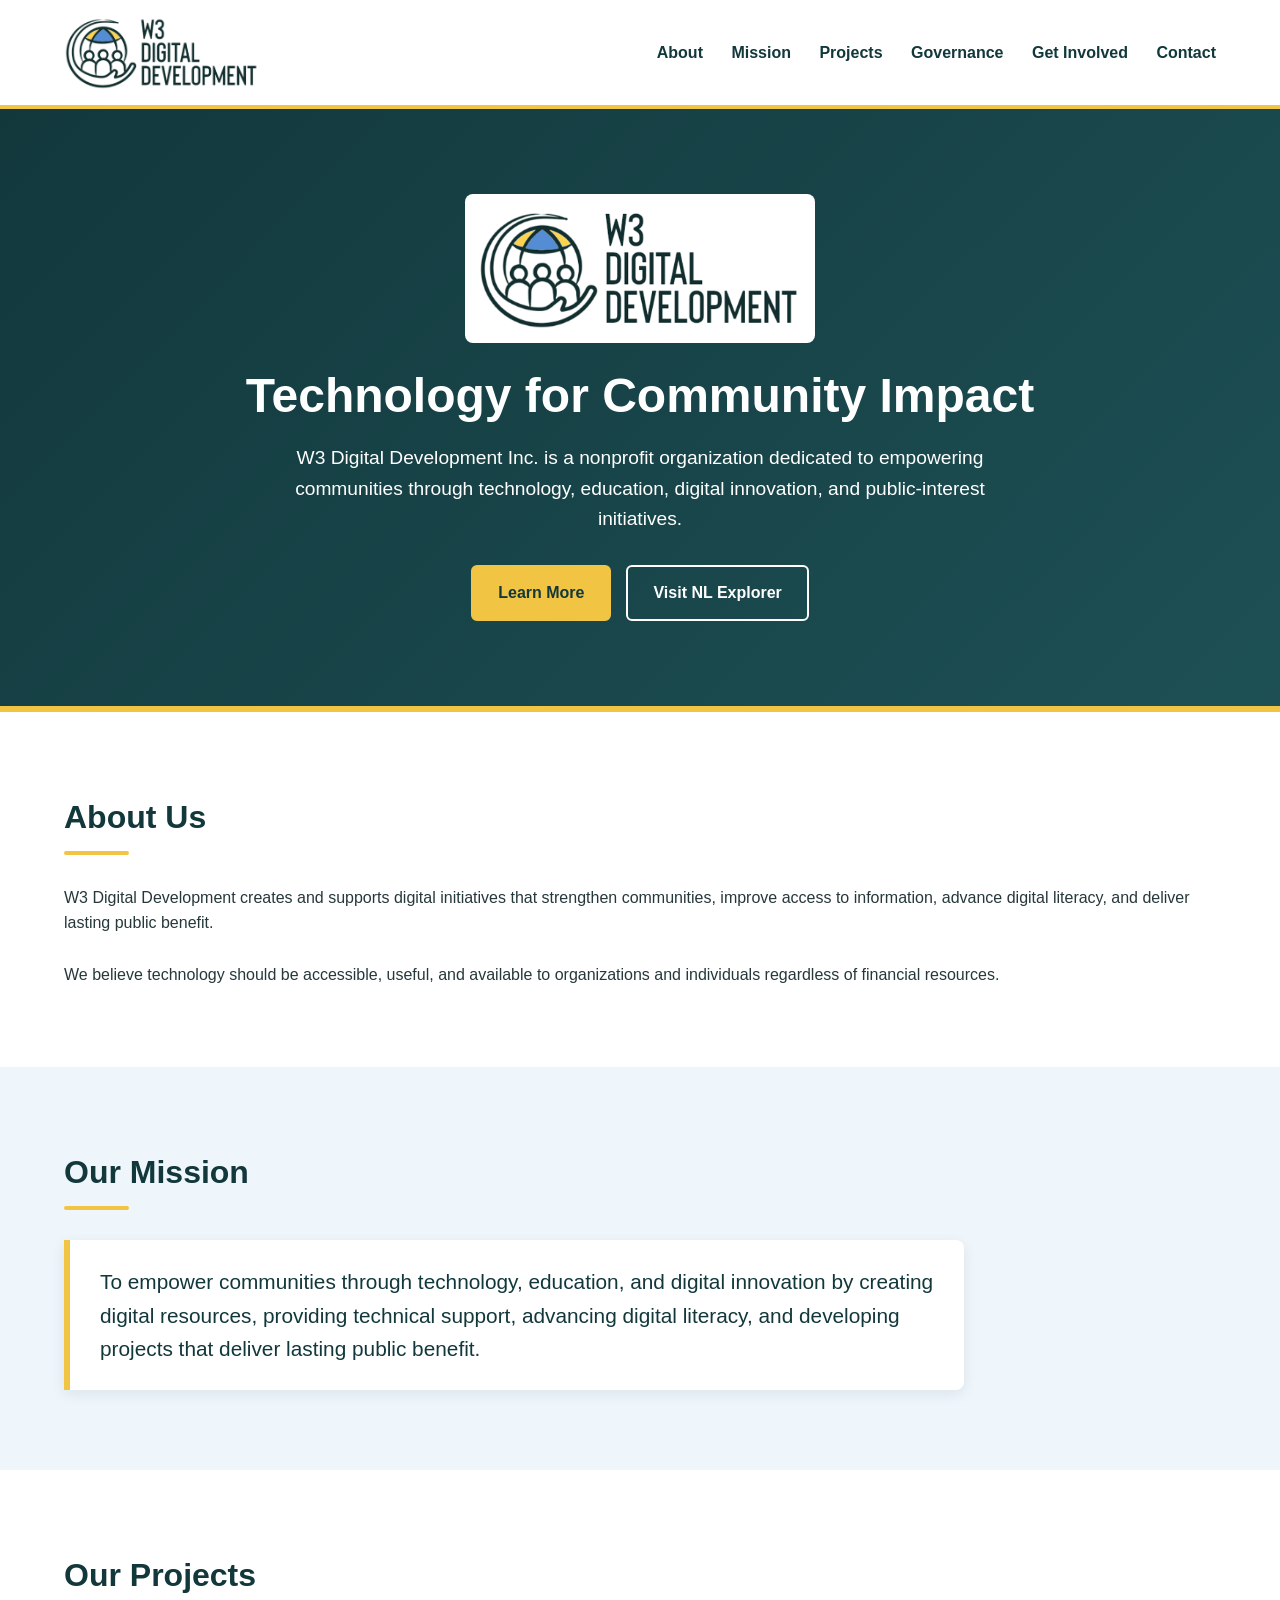
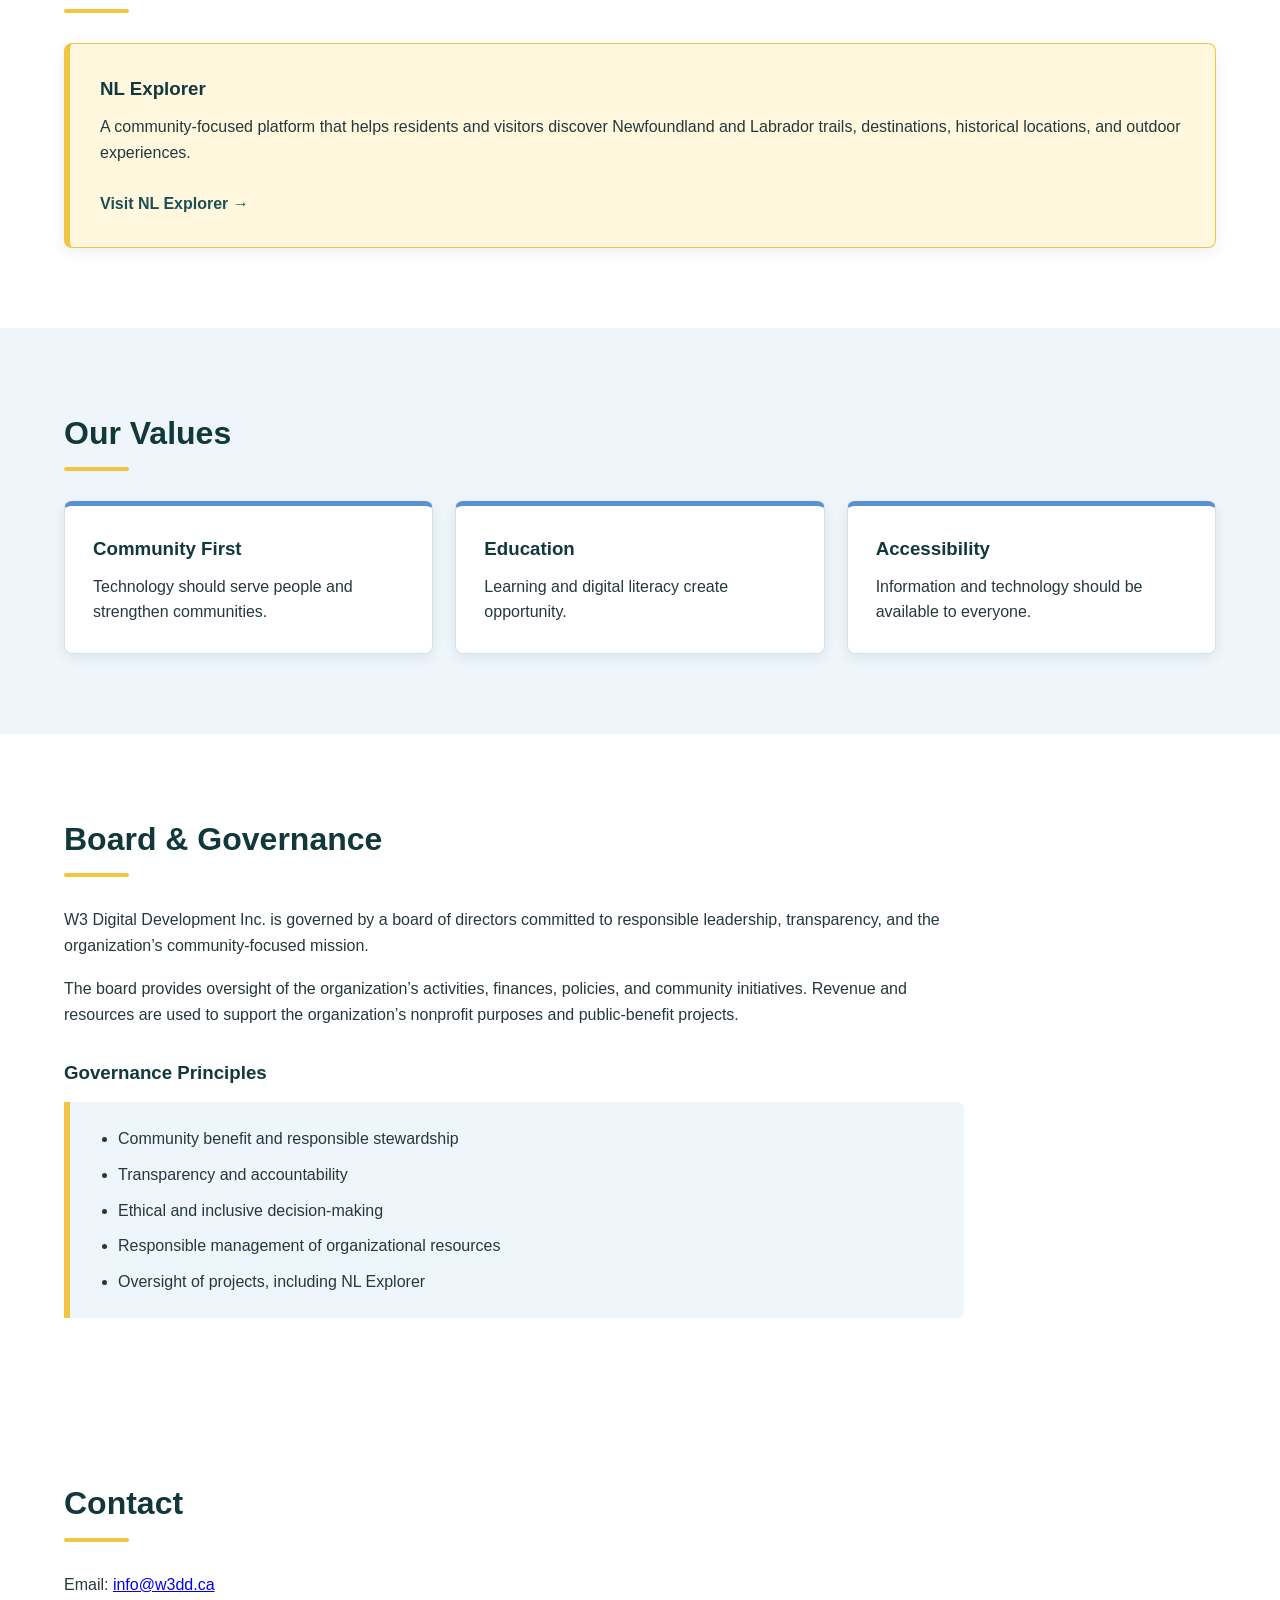
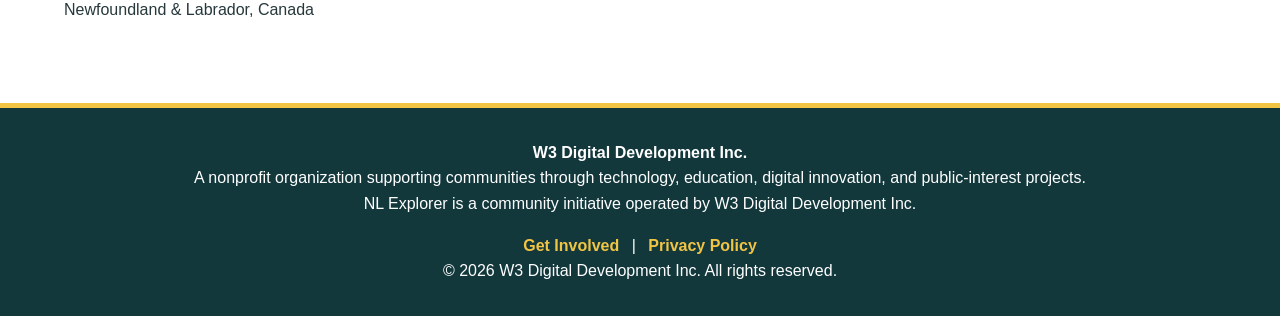
<file: index.html>
<!DOCTYPE html>
<html lang="en">

<head>
    <meta charset="UTF-8">
    <meta name="viewport" content="width=device-width, initial-scale=1.0">
    <title>W3 Digital Development</title>

    <link rel="stylesheet" href="styles.css">
</head>

<body>

    <header>
        <div class="container nav">

            <div class="logo">
                <img src="Images/w3dd-logo.png" alt="W3 Digital Development Logo">
            </div>

            <nav>
                <a href="#about">About</a>
                <a href="#mission">Mission</a>
                <a href="#projects">Projects</a>
                <a href="#governance">Governance</a>
                <a href="get-involved.html">Get Involved</a>
                <a href="#contact">Contact</a>
            </nav>

        </div>
    </header>

    <section class="hero">
        <div class="container">

            <img src="Images/w3dd-logo.png" alt="W3 Digital Development Logo" class="hero-logo">

            <h1>Technology for Community Impact</h1>

            <p class="hero-text">
                W3 Digital Development Inc. is a nonprofit organization dedicated
                to empowering communities through technology, education,
                digital innovation, and public-interest initiatives.
            </p>

            <div class="hero-buttons">
                <a href="#about" class="btn">
                    Learn More
                </a>

                <a href="https://nlexplorer.ca" target="_blank" rel="noopener noreferrer" class="btn btn-secondary">
                    Visit NL Explorer
                </a>
            </div>

        </div>
    </section>

    <section id="about" class="section">
        <div class="container">

            <h2>About Us</h2>

            <p>
                W3 Digital Development creates and supports digital initiatives
                that strengthen communities, improve access to information,
                advance digital literacy, and deliver lasting public benefit.
            </p>

            <br>

            <p>
                We believe technology should be accessible, useful, and available
                to organizations and individuals regardless of financial resources.
            </p>

        </div>
    </section>

    <section id="mission" class="section alt">
        <div class="container">

            <h2>Our Mission</h2>

            <blockquote>
                To empower communities through technology, education, and digital
                innovation by creating digital resources, providing technical support,
                advancing digital literacy, and developing projects that deliver
                lasting public benefit.
            </blockquote>

        </div>
    </section>

    <section id="projects" class="section">
        <div class="container">

            <h2>Our Projects</h2>

            <div class="project-card">

                <h3>NL Explorer</h3>

                <p>
                    A community-focused platform that helps residents and visitors
                    discover Newfoundland and Labrador trails, destinations,
                    historical locations, and outdoor experiences.
                </p>

                <br>

                <a href="https://nlexplorer.ca" target="_blank" rel="noopener noreferrer">
                    Visit NL Explorer →
                </a>

            </div>

        </div>
    </section>

    <section class="section alt">
        <div class="container">

            <h2>Our Values</h2>

            <div class="cards">

                <div class="card">
                    <h3>Community First</h3>
                    <p>Technology should serve people and strengthen communities.</p>
                </div>

                <div class="card">
                    <h3>Education</h3>
                    <p>Learning and digital literacy create opportunity.</p>
                </div>

                <div class="card">
                    <h3>Accessibility</h3>
                    <p>Information and technology should be available to everyone.</p>
                </div>

            </div>

        </div>
    </section>

    <section id="governance" class="section">
        <div class="container">

            <h2>Board & Governance</h2>

            <div class="governance-content">
                <p>
                    W3 Digital Development Inc. is governed by a board of directors
                    committed to responsible leadership, transparency, and the
                    organization’s community-focused mission.
                </p>

                <p>
                    The board provides oversight of the organization’s activities,
                    finances, policies, and community initiatives. Revenue and
                    resources are used to support the organization’s nonprofit
                    purposes and public-benefit projects.
                </p>

                <h3>Governance Principles</h3>

                <ul class="governance-list">
                    <li>Community benefit and responsible stewardship</li>
                    <li>Transparency and accountability</li>
                    <li>Ethical and inclusive decision-making</li>
                    <li>Responsible management of organizational resources</li>
                    <li>Oversight of projects, including NL Explorer</li>
                </ul>
            </div>

        </div>
    </section>

    <section id="contact" class="section">
        <div class="container">

            <h2>Contact</h2>

            <p>
                Email:
                <a href="mailto:info@w3dd.ca">info@w3dd.ca</a>
            </p>

            <p>Newfoundland & Labrador, Canada</p>

        </div>
    </section>

    <footer>
        <div class="container">

            <p>
                <strong>W3 Digital Development Inc.</strong>
            </p>

            <p>
                A nonprofit organization supporting communities through
                technology, education, digital innovation, and public-interest projects.
            </p>

            <p class="footer-project">
                NL Explorer is a community initiative operated by
                W3 Digital Development Inc.
            </p>

            <p class="footer-links">
                <a href="get-involved.html">Get Involved</a>
                <span aria-hidden="true"> | </span>
                <a href="privacy.html">Privacy Policy</a>
            </p>

           
            <p class="footer-copyright">
                &copy; 2026 W3 Digital Development Inc. All rights reserved.
            </p>

        </div>
    </footer>

</body>

</html>
</file>
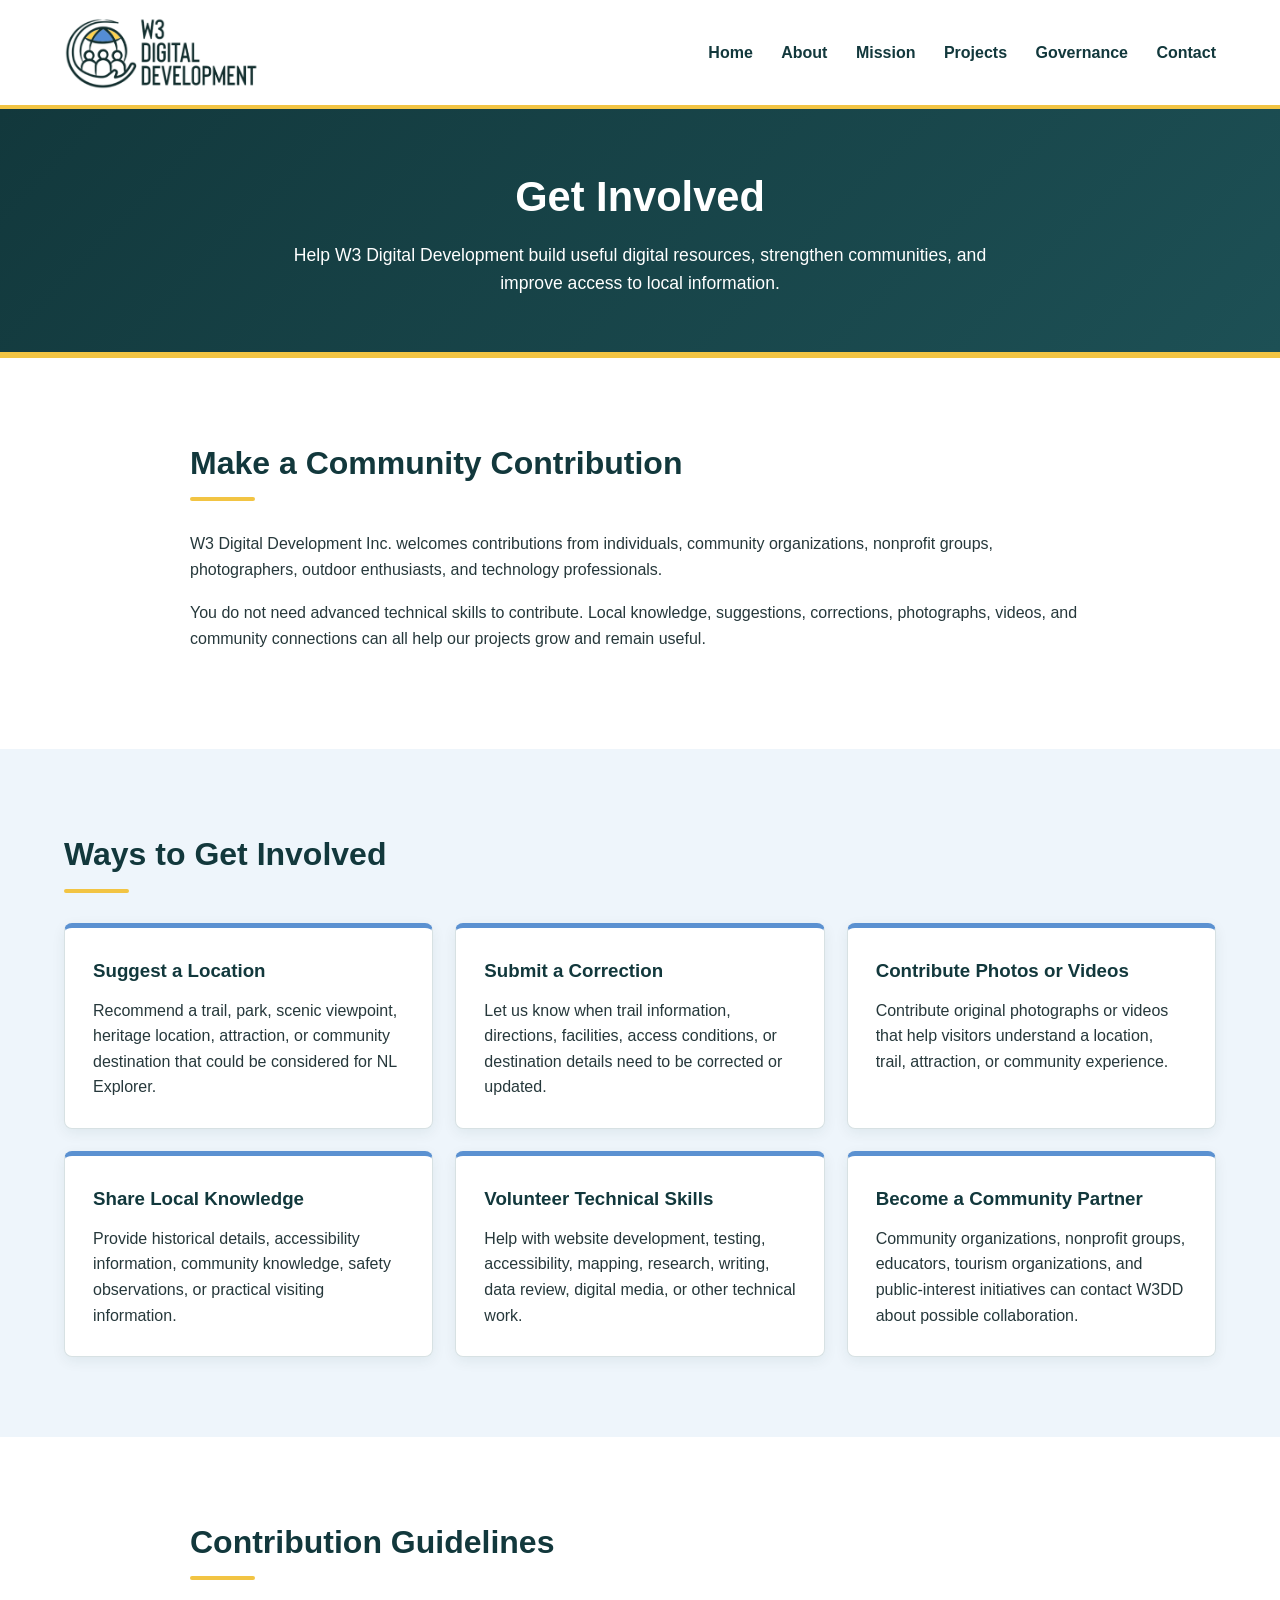
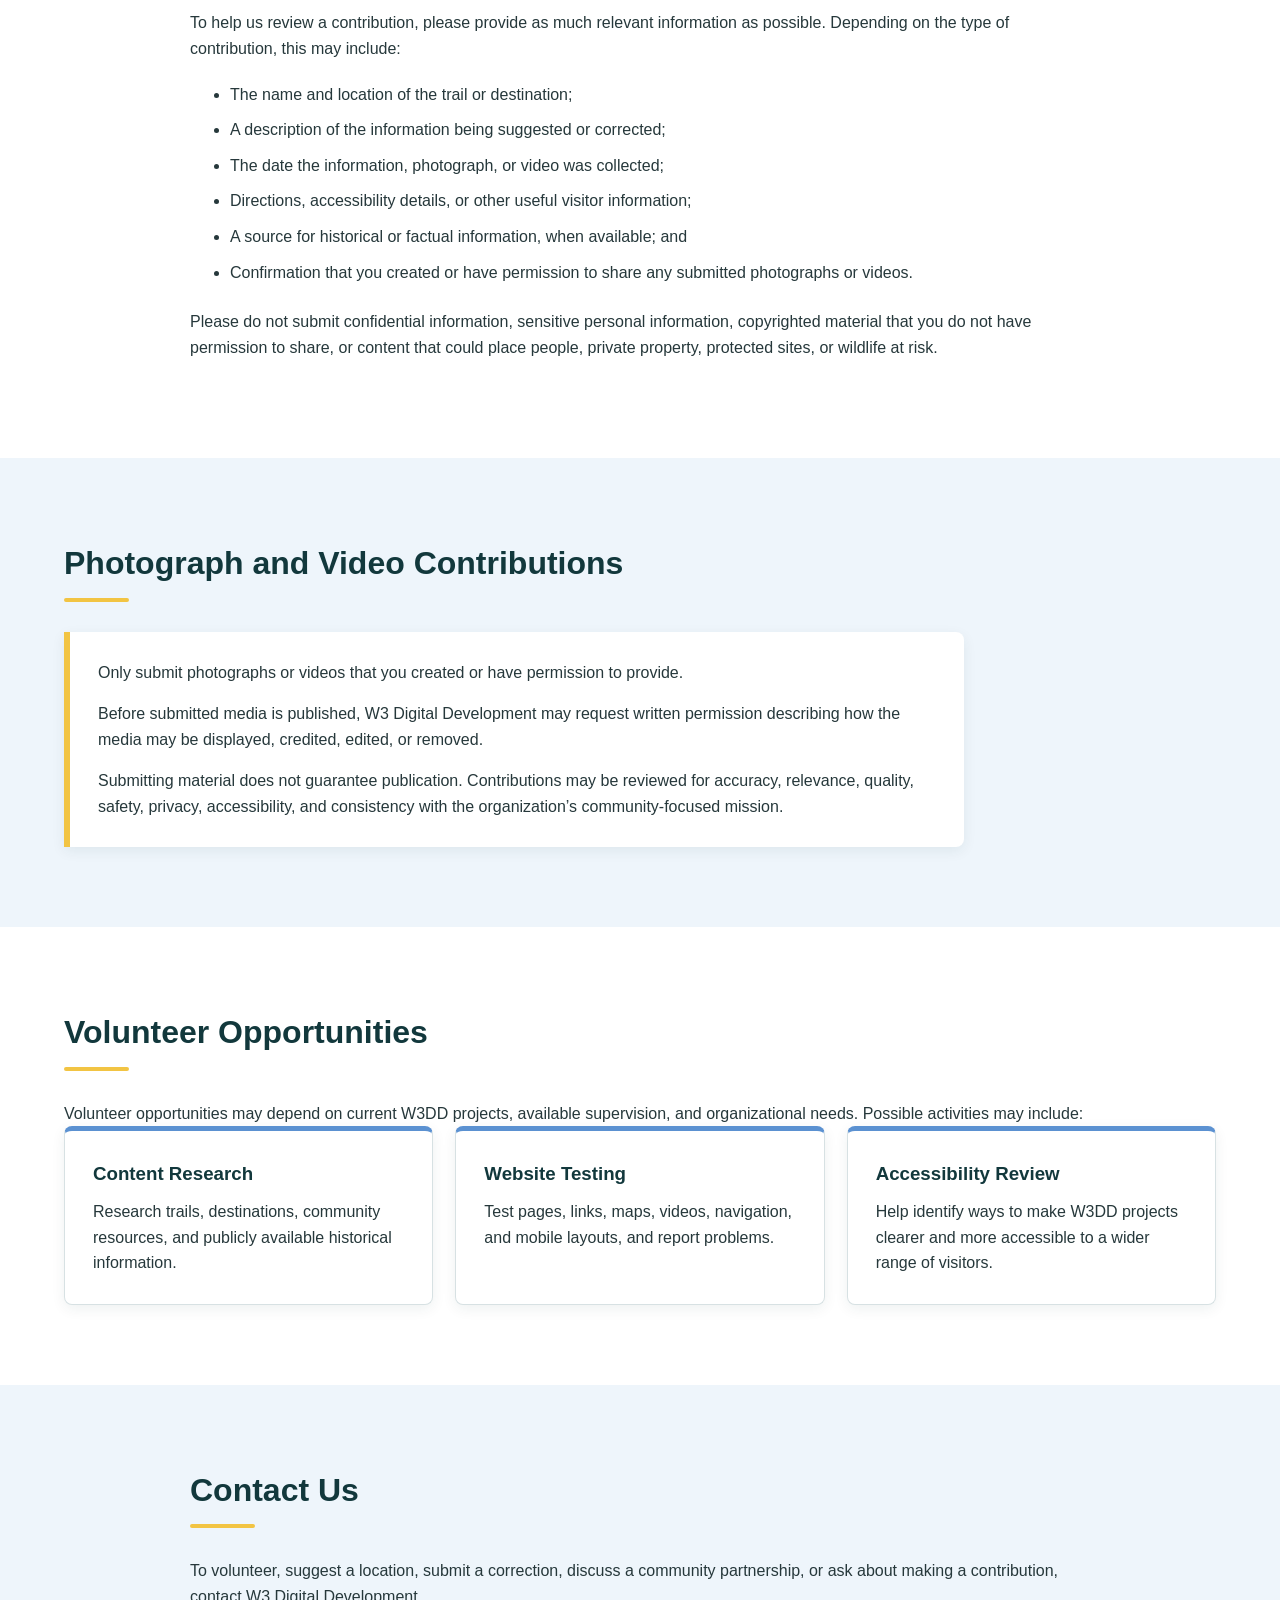
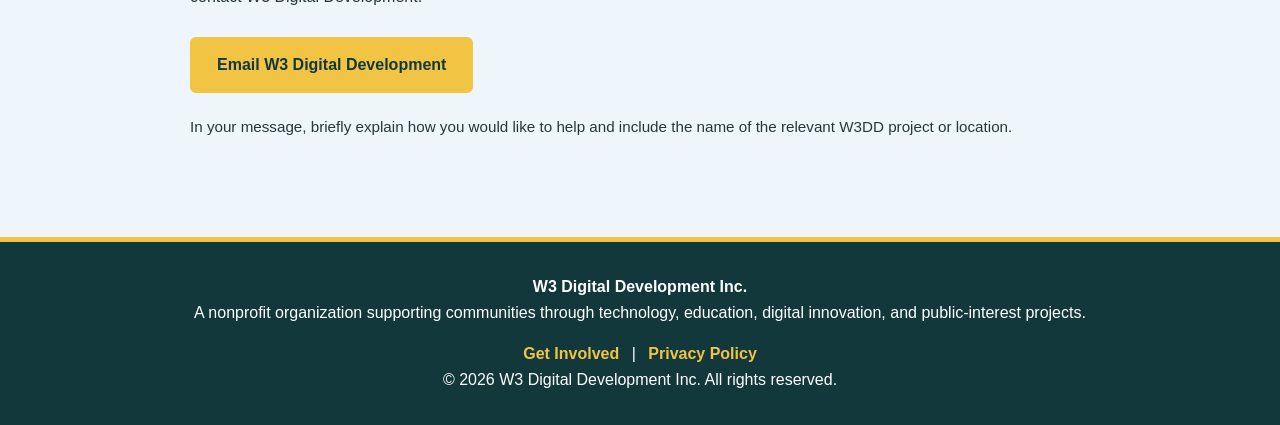
<file: get-involved.html>
<!DOCTYPE html>
<html lang="en">
<head>
    <meta charset="UTF-8">

    <meta name="viewport"
          content="width=device-width, initial-scale=1.0">

    <meta name="description"
          content="Learn how to volunteer, contribute information, or support community projects operated by W3 Digital Development Inc.">

    <title>Get Involved | W3 Digital Development</title>

    <link rel="stylesheet" href="styles.css">
</head>

<body>

<header>
    <div class="container nav">

        <div class="logo">
            <a href="index.html">
                <img src="Images/w3dd-logo.png"
                     alt="W3 Digital Development">
            </a>
        </div>

        <nav aria-label="Main navigation">
            <a href="index.html">Home</a>
            <a href="index.html#about">About</a>
            <a href="index.html#mission">Mission</a>
            <a href="index.html#projects">Projects</a>
            <a href="index.html#governance">Governance</a>
            <a href="index.html#contact">Contact</a>
        </nav>

    </div>
</header>

<main>

    <section class="page-hero">
        <div class="container">

            <h1>Get Involved</h1>

            <p>
                Help W3 Digital Development build useful digital resources,
                strengthen communities, and improve access to local information.
            </p>

        </div>
    </section>

    <section class="section">
        <div class="container involved-intro">

            <h2>Make a Community Contribution</h2>

            <p>
                W3 Digital Development Inc. welcomes contributions from
                individuals, community organizations, nonprofit groups,
                photographers, outdoor enthusiasts, and technology
                professionals.
            </p>

            <p>
                You do not need advanced technical skills to contribute.
                Local knowledge, suggestions, corrections, photographs,
                videos, and community connections can all help our projects
                grow and remain useful.
            </p>

        </div>
    </section>

    <section class="section alt">
        <div class="container">

            <h2>Ways to Get Involved</h2>

            <div class="involvement-grid">

                <article class="involvement-card">
                    <h3>Suggest a Location</h3>

                    <p>
                        Recommend a trail, park, scenic viewpoint, heritage
                        location, attraction, or community destination that
                        could be considered for NL Explorer.
                    </p>
                </article>

                <article class="involvement-card">
                    <h3>Submit a Correction</h3>

                    <p>
                        Let us know when trail information, directions,
                        facilities, access conditions, or destination details
                        need to be corrected or updated.
                    </p>
                </article>

                <article class="involvement-card">
                    <h3>Contribute Photos or Videos</h3>

                    <p>
                        Contribute original photographs or videos that help
                        visitors understand a location, trail, attraction, or
                        community experience.
                    </p>
                </article>

                <article class="involvement-card">
                    <h3>Share Local Knowledge</h3>

                    <p>
                        Provide historical details, accessibility information,
                        community knowledge, safety observations, or practical
                        visiting information.
                    </p>
                </article>

                <article class="involvement-card">
                    <h3>Volunteer Technical Skills</h3>

                    <p>
                        Help with website development, testing, accessibility,
                        mapping, research, writing, data review, digital media,
                        or other technical work.
                    </p>
                </article>

                <article class="involvement-card">
                    <h3>Become a Community Partner</h3>

                    <p>
                        Community organizations, nonprofit groups, educators,
                        tourism organizations, and public-interest initiatives
                        can contact W3DD about possible collaboration.
                    </p>
                </article>

            </div>

        </div>
    </section>

    <section class="section">
        <div class="container contribution-guidelines">

            <h2>Contribution Guidelines</h2>

            <p>
                To help us review a contribution, please provide as much
                relevant information as possible. Depending on the type of
                contribution, this may include:
            </p>

            <ul>
                <li>The name and location of the trail or destination;</li>

                <li>
                    A description of the information being suggested or
                    corrected;
                </li>

                <li>
                    The date the information, photograph, or video was
                    collected;
                </li>

                <li>
                    Directions, accessibility details, or other useful
                    visitor information;
                </li>

                <li>
                    A source for historical or factual information, when
                    available; and
                </li>

                <li>
                    Confirmation that you created or have permission to share
                    any submitted photographs or videos.
                </li>
            </ul>

            <p>
                Please do not submit confidential information, sensitive
                personal information, copyrighted material that you do not
                have permission to share, or content that could place people,
                private property, protected sites, or wildlife at risk.
            </p>

        </div>
    </section>

    <section class="section alt">
        <div class="container">

            <h2>Photograph and Video Contributions</h2>

            <div class="contribution-notice">

                <p>
                    Only submit photographs or videos that you created or have
                    permission to provide.
                </p>

                <p>
                    Before submitted media is published, W3 Digital Development
                    may request written permission describing how the media may
                    be displayed, credited, edited, or removed.
                </p>

                <p>
                    Submitting material does not guarantee publication.
                    Contributions may be reviewed for accuracy, relevance,
                    quality, safety, privacy, accessibility, and consistency
                    with the organization’s community-focused mission.
                </p>

            </div>

        </div>
    </section>

    <section class="section">
        <div class="container">

            <h2>Volunteer Opportunities</h2>

            <p>
                Volunteer opportunities may depend on current W3DD projects,
                available supervision, and organizational needs. Possible
                activities may include:
            </p>

            <div class="cards">

                <article class="card">
                    <h3>Content Research</h3>

                    <p>
                        Research trails, destinations, community resources,
                        and publicly available historical information.
                    </p>
                </article>

                <article class="card">
                    <h3>Website Testing</h3>

                    <p>
                        Test pages, links, maps, videos, navigation, and mobile
                        layouts, and report problems.
                    </p>
                </article>

                <article class="card">
                    <h3>Accessibility Review</h3>

                    <p>
                        Help identify ways to make W3DD projects clearer and
                        more accessible to a wider range of visitors.
                    </p>
                </article>

            </div>

        </div>
    </section>

    <section class="section alt">
        <div class="container get-involved-contact">

            <h2>Contact Us</h2>

            <p>
                To volunteer, suggest a location, submit a correction, discuss
                a community partnership, or ask about making a contribution,
                contact W3 Digital Development.
            </p>

            <p>
                <a href="mailto:info@w3dd.ca"
                   class="btn">
                    Email W3 Digital Development
                </a>
            </p>

            <p class="contact-note">
                In your message, briefly explain how you would like to help
                and include the name of the relevant W3DD project or location.
            </p>

        </div>
    </section>

</main>

<footer>
    <div class="container">

        <p>
            <strong>W3 Digital Development Inc.</strong>
        </p>

        <p>
            A nonprofit organization supporting communities through
            technology, education, digital innovation, and public-interest
            projects.
        </p>

        <p class="footer-links">
            <a href="get-involved.html">Get Involved</a>
            <span aria-hidden="true"> | </span>
            <a href="privacy.html">Privacy Policy</a>
        </p>

        <p class="footer-copyright">
            &copy; 2026 W3 Digital Development Inc.
            All rights reserved.
        </p>

    </div>
</footer>

</body>
</html>
</file>
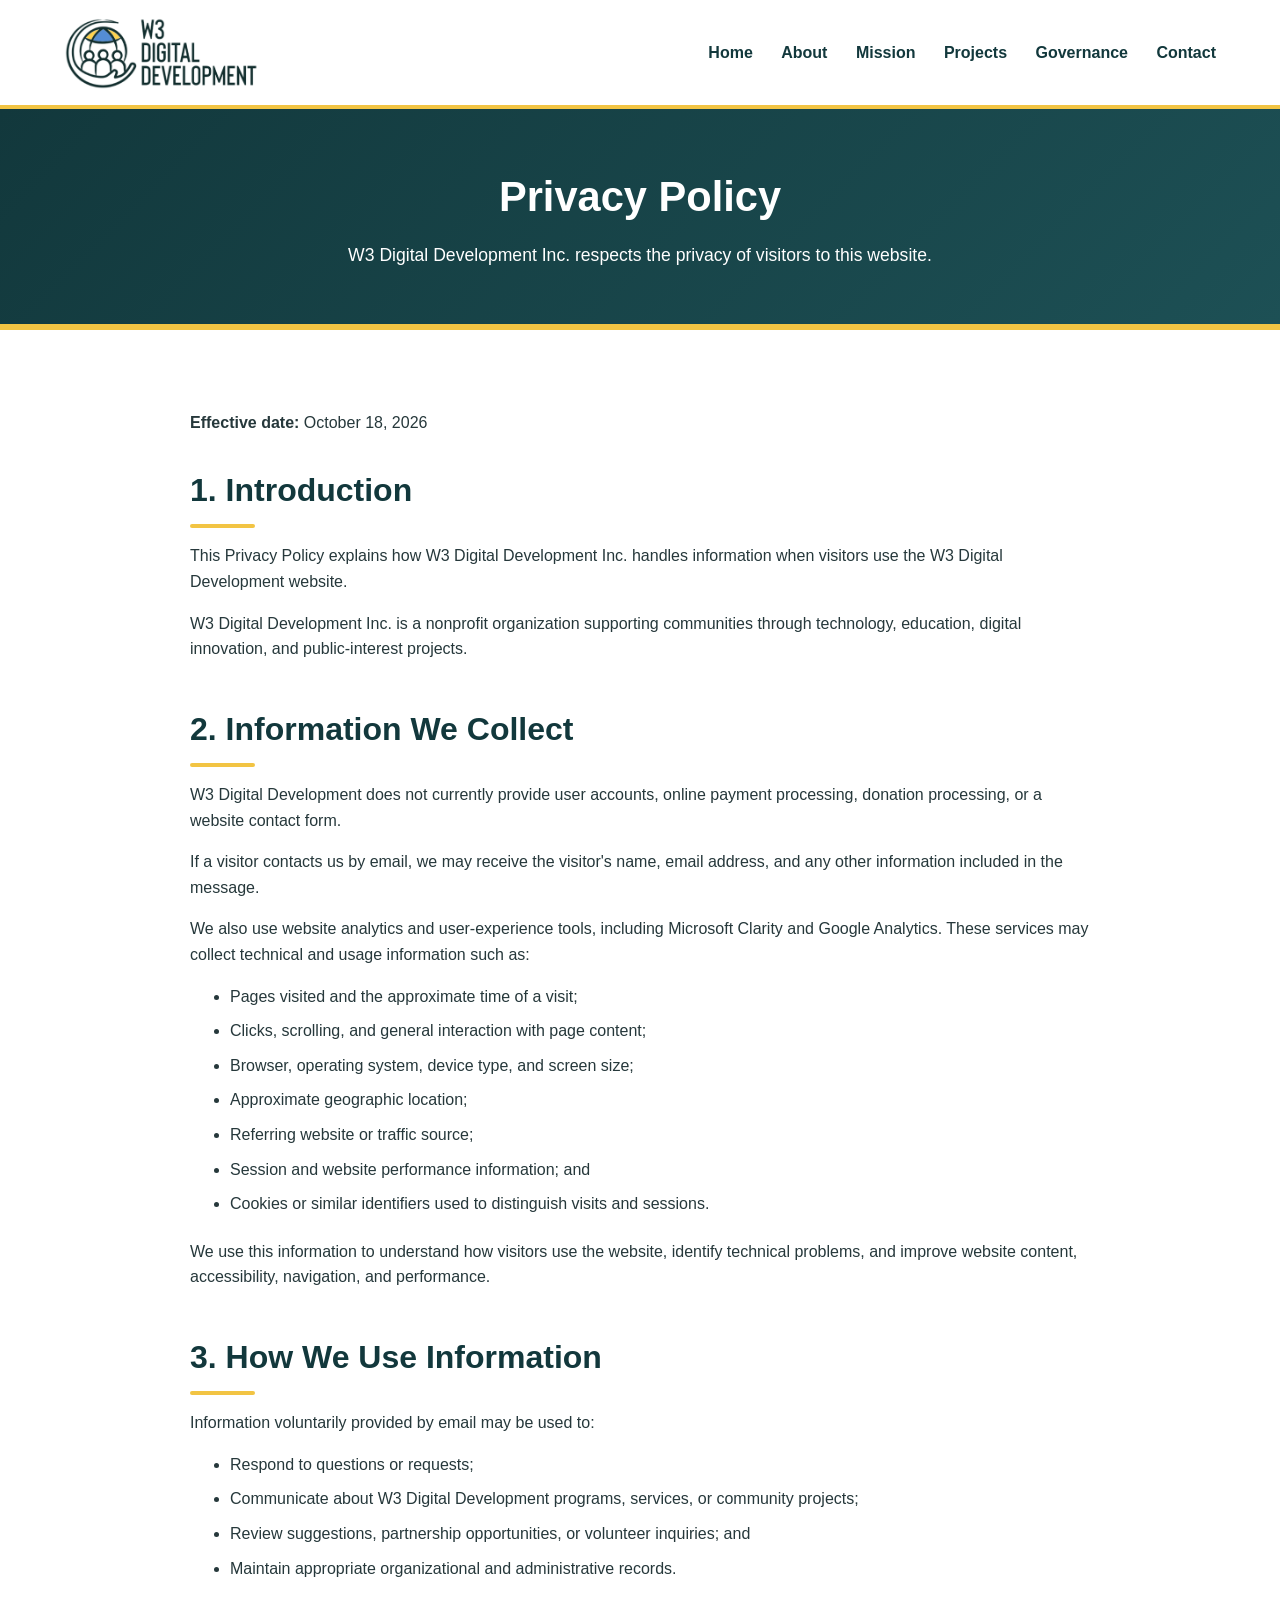
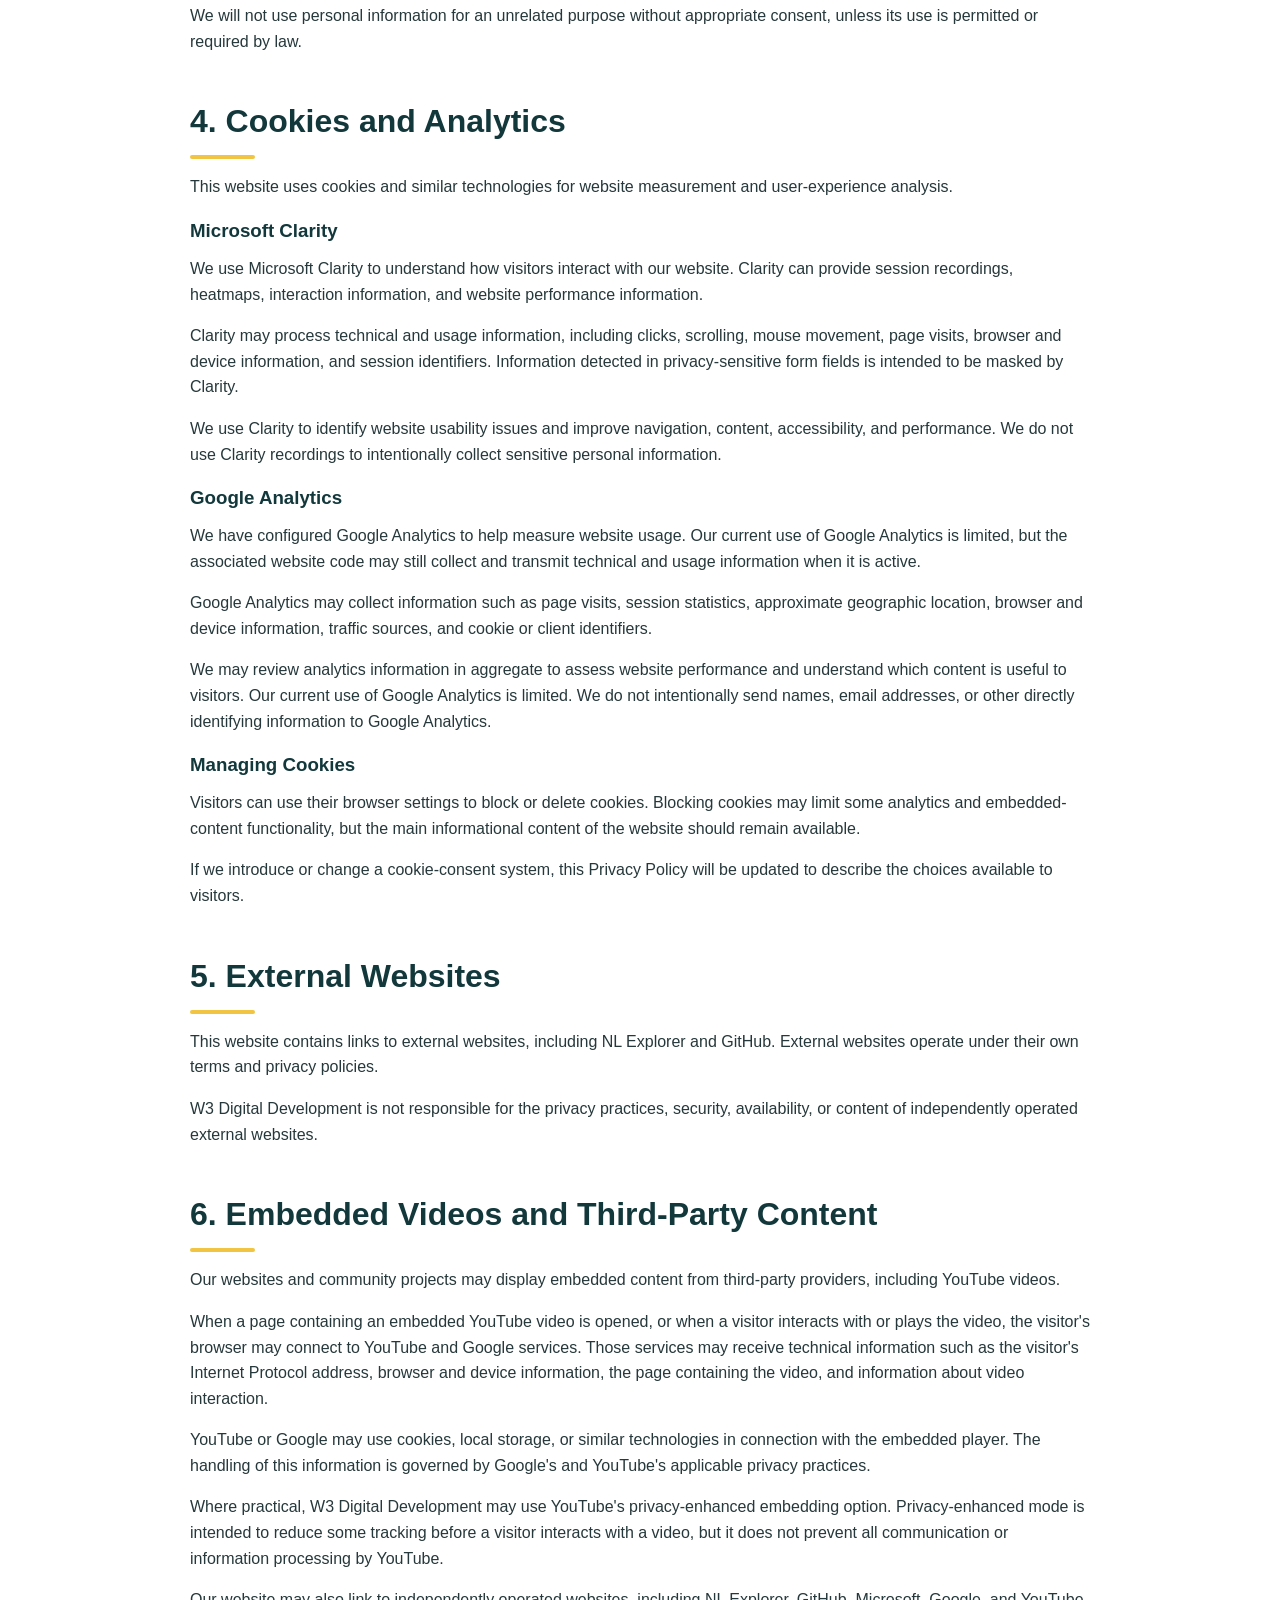
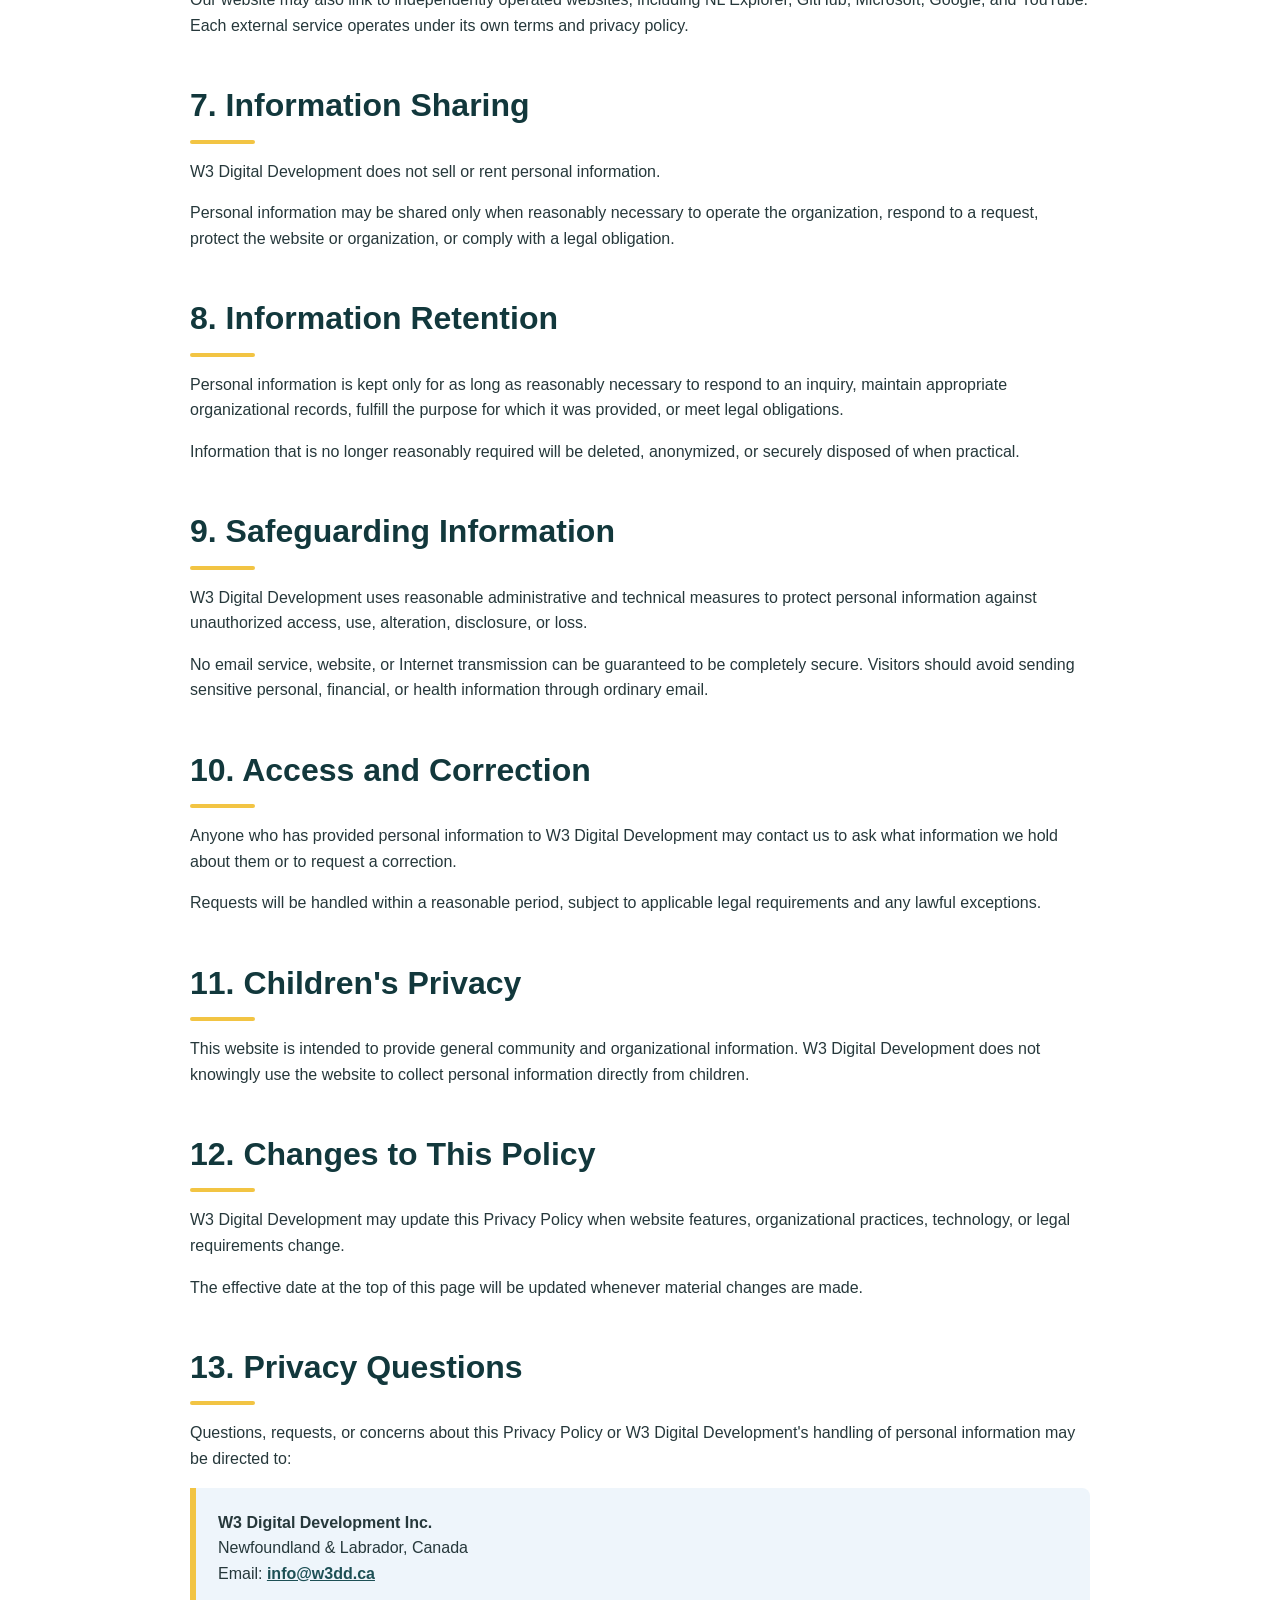
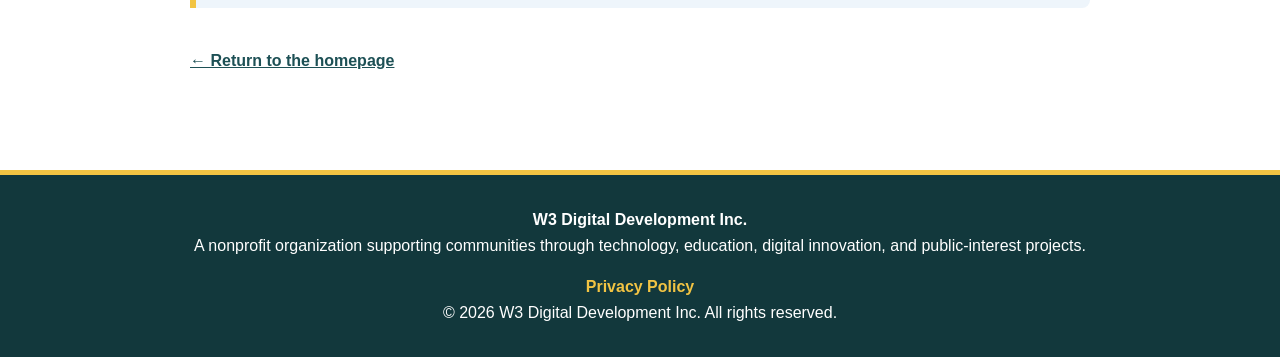
<file: privacy.html>
<!DOCTYPE html>
<html lang="en">

<head>
    <meta charset="UTF-8">

    <meta name="viewport" content="width=device-width, initial-scale=1.0">

    <meta name="description" content="Privacy Policy for W3 Digital Development Inc.">

    <title>Privacy Policy | W3 Digital Development</title>

    <link rel="stylesheet" href="styles.css">
</head>

<body>

    <header>
        <div class="container nav">

            <div class="logo">
                <a href="index.html">
                    <img src="Images/w3dd-logo.png" alt="W3 Digital Development">
                </a>
            </div>

            <nav aria-label="Main navigation">
                <a href="index.html">Home</a>
                <a href="index.html#about">About</a>
                <a href="index.html#mission">Mission</a>
                <a href="index.html#projects">Projects</a>
                <a href="index.html#governance">Governance</a>
                <a href="index.html#contact">Contact</a>
            </nav>

        </div>
    </header>

    <main>

        <section class="page-hero">
            <div class="container">
                <h1>Privacy Policy</h1>

                <p>
                    W3 Digital Development Inc. respects the privacy of
                    visitors to this website.
                </p>
            </div>
        </section>

        <section class="section">
            <div class="container policy-content">

                <p>
                    <strong>Effective date:</strong> October 18, 2026
                </p>

                <h2>1. Introduction</h2>

                <p>
                    This Privacy Policy explains how W3 Digital Development Inc.
                    handles information when visitors use the W3 Digital
                    Development website.
                </p>

                <p>
                    W3 Digital Development Inc. is a nonprofit organization
                    supporting communities through technology, education,
                    digital innovation, and public-interest projects.
                </p>

                <h2>2. Information We Collect</h2>

                <p>
                    W3 Digital Development does not currently provide user accounts,
                    online payment processing, donation processing, or a website
                    contact form.
                </p>

                <p>
                    If a visitor contacts us by email, we may receive the visitor's
                    name, email address, and any other information included in the
                    message.
                </p>

                <p>
                    We also use website analytics and user-experience tools, including
                    Microsoft Clarity and Google Analytics. These services may collect
                    technical and usage information such as:
                </p>

                <ul>
                    <li>Pages visited and the approximate time of a visit;</li>
                    <li>Clicks, scrolling, and general interaction with page content;</li>
                    <li>Browser, operating system, device type, and screen size;</li>
                    <li>Approximate geographic location;</li>
                    <li>Referring website or traffic source;</li>
                    <li>Session and website performance information; and</li>
                    <li>Cookies or similar identifiers used to distinguish visits and sessions.</li>
                </ul>

                <p>
                    We use this information to understand how visitors use the website,
                    identify technical problems, and improve website content,
                    accessibility, navigation, and performance.
                </p>


                <h2>3. How We Use Information</h2>

                <p>
                    Information voluntarily provided by email may be used to:
                </p>

                <ul>
                    <li>Respond to questions or requests;</li>

                    <li>
                        Communicate about W3 Digital Development programs,
                        services, or community projects;
                    </li>

                    <li>
                        Review suggestions, partnership opportunities, or
                        volunteer inquiries; and
                    </li>

                    <li>
                        Maintain appropriate organizational and administrative
                        records.
                    </li>
                </ul>

                <p>
                    We will not use personal information for an unrelated purpose
                    without appropriate consent, unless its use is permitted or
                    required by law.
                </p>

                <h2>4. Cookies and Analytics</h2>

                <p>
                    This website uses cookies and similar technologies for website
                    measurement and user-experience analysis.
                </p>

                <h3>Microsoft Clarity</h3>

                <p>
                    We use Microsoft Clarity to understand how visitors interact with
                    our website. Clarity can provide session recordings, heatmaps,
                    interaction information, and website performance information.
                </p>

                <p>
                    Clarity may process technical and usage information, including
                    clicks, scrolling, mouse movement, page visits, browser and device
                    information, and session identifiers. Information detected in
                    privacy-sensitive form fields is intended to be masked by Clarity.
                </p>

                <p>
                    We use Clarity to identify website usability issues and improve
                    navigation, content, accessibility, and performance. We do not use
                    Clarity recordings to intentionally collect sensitive personal
                    information.
                </p>

                <h3>Google Analytics</h3>

                <p>
                    We have configured Google Analytics to help measure website usage.
                    Our current use of Google Analytics is limited, but the associated
                    website code may still collect and transmit technical and usage
                    information when it is active.
                </p>

                <p>
                    Google Analytics may collect information such as page visits,
                    session statistics, approximate geographic location, browser and
                    device information, traffic sources, and cookie or client
                    identifiers.
                </p>

                <p>
                    We may review analytics information in aggregate to assess website
                    performance and understand which content is useful to visitors.
                    Our current use of Google Analytics is limited.
                    We do not intentionally send names, email addresses, or other
                    directly identifying information to Google Analytics.
                </p>

                <h3>Managing Cookies</h3>

                <p>
                    Visitors can use their browser settings to block or delete cookies.
                    Blocking cookies may limit some analytics and embedded-content
                    functionality, but the main informational content of the website
                    should remain available.
                </p>

                <p>
                    If we introduce or change a cookie-consent system, this Privacy
                    Policy will be updated to describe the choices available to
                    visitors.
                </p>

                <h2>5. External Websites</h2>

                <p>
                    This website contains links to external websites, including
                    NL Explorer and GitHub. External websites operate under their
                    own terms and privacy policies.
                </p>

                <p>
                    W3 Digital Development is not responsible for the privacy
                    practices, security, availability, or content of independently
                    operated external websites.
                </p>

                <h2>6. Embedded Videos and Third-Party Content</h2>

                <p>
                    Our websites and community projects may display embedded content
                    from third-party providers, including YouTube videos.
                </p>

                <p>
                    When a page containing an embedded YouTube video is opened, or when
                    a visitor interacts with or plays the video, the visitor's browser
                    may connect to YouTube and Google services. Those services may
                    receive technical information such as the visitor's Internet
                    Protocol address, browser and device information, the page
                    containing the video, and information about video interaction.
                </p>

                <p>
                    YouTube or Google may use cookies, local storage, or similar
                    technologies in connection with the embedded player. The handling
                    of this information is governed by Google's and YouTube's
                    applicable privacy practices.
                </p>

                <p>
                    Where practical, W3 Digital Development may use YouTube's
                    privacy-enhanced embedding option. Privacy-enhanced mode is
                    intended to reduce some tracking before a visitor interacts with
                    a video, but it does not prevent all communication or information
                    processing by YouTube.
                </p>

                <p>
                    Our website may also link to independently operated websites,
                    including NL Explorer, GitHub, Microsoft, Google, and YouTube.
                    Each external service operates under its own terms and privacy
                    policy.
                </p>

                <h2>7. Information Sharing</h2>

                <p>
                    W3 Digital Development does not sell or rent personal
                    information.
                </p>

                <p>
                    Personal information may be shared only when reasonably
                    necessary to operate the organization, respond to a request,
                    protect the website or organization, or comply with a legal
                    obligation.
                </p>

                <h2>8. Information Retention</h2>

                <p>
                    Personal information is kept only for as long as reasonably
                    necessary to respond to an inquiry, maintain appropriate
                    organizational records, fulfill the purpose for which it was
                    provided, or meet legal obligations.
                </p>

                <p>
                    Information that is no longer reasonably required will be
                    deleted, anonymized, or securely disposed of when practical.
                </p>

                <h2>9. Safeguarding Information</h2>

                <p>
                    W3 Digital Development uses reasonable administrative and
                    technical measures to protect personal information against
                    unauthorized access, use, alteration, disclosure, or loss.
                </p>

                <p>
                    No email service, website, or Internet transmission can be
                    guaranteed to be completely secure. Visitors should avoid
                    sending sensitive personal, financial, or health information
                    through ordinary email.
                </p>

                <h2>10. Access and Correction</h2>

                <p>
                    Anyone who has provided personal information to W3 Digital
                    Development may contact us to ask what information we hold
                    about them or to request a correction.
                </p>

                <p>
                    Requests will be handled within a reasonable period, subject
                    to applicable legal requirements and any lawful exceptions.
                </p>

                <h2>11. Children's Privacy</h2>

                <p>
                    This website is intended to provide general community and
                    organizational information. W3 Digital Development does not
                    knowingly use the website to collect personal information
                    directly from children.
                </p>

                <h2>12. Changes to This Policy</h2>

                <p>
                    W3 Digital Development may update this Privacy Policy when
                    website features, organizational practices, technology, or
                    legal requirements change.
                </p>

                <p>
                    The effective date at the top of this page will be updated
                    whenever material changes are made.
                </p>

                <h2>13. Privacy Questions</h2>

                <p>
                    Questions, requests, or concerns about this Privacy Policy or
                    W3 Digital Development's handling of personal information may
                    be directed to:
                </p>

                <address>
                    <strong>W3 Digital Development Inc.</strong><br>
                    Newfoundland &amp; Labrador, Canada<br>
                    Email:
                    <a href="mailto:info@w3dd.ca">info@w3dd.ca</a>
                </address>

                <p class="back-link">
                    <a href="index.html">&larr; Return to the homepage</a>
                </p>

            </div>
        </section>

    </main>

    <footer>
        <div class="container">

            <p>
                <strong>W3 Digital Development Inc.</strong>
            </p>

            <p>
                A nonprofit organization supporting communities through
                technology, education, digital innovation, and public-interest
                projects.
            </p>

            <p class="footer-links">
                <a href="privacy.html">Privacy Policy</a>
            </p>

            <p class="footer-copyright">
                &copy; 2026 W3 Digital Development Inc.
                All rights reserved.
            </p>

        </div>
    </footer>

</body>

</html>
</file>
<file: styles.css>
/* W3DD brand colours */
:root {
    --w3dd-navy: #12383c;
    --w3dd-teal: #1d5055;
    --w3dd-blue: #5b91d1;
    --w3dd-gold: #f2c443;
    --w3dd-gold-dark: #d9a91e;
    --w3dd-light-blue: #eef5fb;
    --w3dd-light-gold: #fff8df;
    --w3dd-white: #ffffff;
    --w3dd-text: #26383b;
    --w3dd-border: #d7e1e3;
}

/* General page styling */
* {
    margin: 0;
    padding: 0;
    box-sizing: border-box;
}

html {
    scroll-behavior: smooth;
}

body {
    font-family: Arial, Helvetica, sans-serif;
    line-height: 1.6;
    color: var(--w3dd-text);
    background: var(--w3dd-white);
}

.container {
    width: 90%;
    max-width: 1200px;
    margin: auto;
}

/* Header and navigation */
header {
    background: var(--w3dd-white);
    border-bottom: 4px solid var(--w3dd-gold);
}

.nav {
    display: flex;
    justify-content: space-between;
    align-items: center;
    padding: 15px 0;
}

.logo img {
    display: block;
    height: 75px;
    width: auto;
}

nav a {
    position: relative;
    margin-left: 24px;
    color: var(--w3dd-navy);
    text-decoration: none;
    font-weight: 700;
}

nav a:hover,
nav a:focus {
    color: var(--w3dd-blue);
}

/* Hero section */
.hero {
    padding: 85px 20px;
    color: var(--w3dd-white);
    text-align: center;
    background:
        linear-gradient(135deg,
            var(--w3dd-navy) 0%,
            var(--w3dd-teal) 100%);
    border-bottom: 6px solid var(--w3dd-gold);
}

.hero-logo {
    display: block;
    width: 100%;
    max-width: 350px;
    height: auto;
    margin: 0 auto 25px;
    padding: 12px;
    background: var(--w3dd-white);
    border-radius: 8px;
}

.hero h1 {
    margin-bottom: 20px;
    font-size: 3rem;
    line-height: 1.15;
}

.hero-text {
    max-width: 760px;
    margin: 0 auto 30px;
    font-size: 1.2rem;
}

.hero-buttons {
    display: flex;
    justify-content: center;
    gap: 15px;
    flex-wrap: wrap;
}

/* Buttons */
.btn {
    display: inline-block;
    padding: 13px 25px;
    color: var(--w3dd-navy);
    background: var(--w3dd-gold);
    border: 2px solid var(--w3dd-gold);
    border-radius: 6px;
    text-decoration: none;
    font-weight: 700;
    transition:
        background-color 0.2s ease,
        color 0.2s ease,
        transform 0.2s ease;
}

.btn:hover,
.btn:focus {
    color: var(--w3dd-white);
    background: var(--w3dd-gold-dark);
    border-color: var(--w3dd-gold-dark);
    transform: translateY(-2px);
}

.btn-secondary {
    color: var(--w3dd-white);
    background: transparent;
    border-color: var(--w3dd-white);
}

.btn-secondary:hover,
.btn-secondary:focus {
    color: var(--w3dd-navy);
    background: var(--w3dd-white);
    border-color: var(--w3dd-white);
}

/* Content sections */
.section {
    padding: 80px 0;
}

.section h2 {
    position: relative;
    margin-bottom: 30px;
    padding-bottom: 12px;
    color: var(--w3dd-navy);
    font-size: 2rem;
}

.section h2::after {
    content: "";
    position: absolute;
    bottom: 0;
    left: 0;
    width: 65px;
    height: 4px;
    background: var(--w3dd-gold);
    border-radius: 2px;
}

.section h3 {
    margin-bottom: 10px;
    color: var(--w3dd-navy);
}

.alt {
    background: var(--w3dd-light-blue);
}

/* Mission statement */
blockquote {
    max-width: 900px;
    padding: 25px 30px;
    color: var(--w3dd-navy);
    background: var(--w3dd-white);
    border-left: 6px solid var(--w3dd-gold);
    border-radius: 0 8px 8px 0;
    box-shadow: 0 4px 14px rgba(18, 56, 60, 0.08);
    font-size: 1.3rem;
}

/* Project card */
.project-card {
    padding: 30px;
    background: var(--w3dd-light-gold);
    border: 1px solid var(--w3dd-gold);
    border-left: 6px solid var(--w3dd-gold);
    border-radius: 8px;
    box-shadow: 0 4px 14px rgba(18, 56, 60, 0.08);
}

.project-card a {
    color: var(--w3dd-teal);
    text-decoration: none;
    font-weight: 700;
}

.project-card a:hover,
.project-card a:focus {
    color: var(--w3dd-blue);
    text-decoration: underline;
}

/* Value cards */
.cards {
    display: grid;
    grid-template-columns: repeat(auto-fit, minmax(250px, 1fr));
    gap: 22px;
}

.card {
    padding: 28px;
    background: var(--w3dd-white);
    border: 1px solid var(--w3dd-border);
    border-top: 5px solid var(--w3dd-blue);
    border-radius: 8px;
    box-shadow: 0 4px 14px rgba(18, 56, 60, 0.07);
}

/* Footer */
footer {
    padding: 32px 20px;
    color: var(--w3dd-white);
    background: var(--w3dd-navy);
    border-top: 5px solid var(--w3dd-gold);
    text-align: center;
}

/* Mobile layout */
@media (max-width: 700px) {
    .nav {
        flex-direction: column;
        gap: 18px;
    }

    nav {
        display: flex;
        justify-content: center;
        flex-wrap: wrap;
        gap: 10px 18px;
    }

    nav a {
        margin-left: 0;
    }

    .logo img {
        height: 65px;
    }

    .hero {
        padding: 60px 18px;
    }

    .hero-logo {
        max-width: 270px;
    }

    .hero h1 {
        font-size: 2.15rem;
    }

    .hero-text {
        font-size: 1.05rem;
    }

    .section {
        padding: 60px 0;
    }
}

/* Board and governance */
.governance-content {
    max-width: 900px;
}

.governance-content p {
    margin-bottom: 18px;
}

.governance-content h3 {
    margin-top: 30px;
    margin-bottom: 15px;
    color: var(--w3dd-navy);
}

.governance-list {
    padding: 24px 30px 24px 48px;
    background: var(--w3dd-light-blue);
    border-left: 6px solid var(--w3dd-gold);
    border-radius: 0 8px 8px 0;
}

.governance-list li {
    margin-bottom: 10px;
}

.governance-list li:last-child {
    margin-bottom: 0;
}

/* Interior page heading */
.page-hero {
    padding: 55px 20px;
    color: var(--w3dd-white);
    text-align: center;
    background: linear-gradient(
        135deg,
        var(--w3dd-navy),
        var(--w3dd-teal)
    );
    border-bottom: 6px solid var(--w3dd-gold);
}

.page-hero h1 {
    margin-bottom: 10px;
    font-size: 2.6rem;
}

.page-hero p {
    max-width: 700px;
    margin: 0 auto;
    font-size: 1.1rem;
}

/* Privacy policy */
.policy-content {
    max-width: 900px;
}

.policy-content h2 {
    margin-top: 42px;
    margin-bottom: 15px;
}

.policy-content h2:first-of-type {
    margin-top: 30px;
}

.policy-content p {
    margin-bottom: 16px;
}

.policy-content ul {
    margin: 0 0 22px 25px;
    padding-left: 15px;
}

.policy-content li {
    margin-bottom: 9px;
}

.policy-content address {
    padding: 22px;
    margin-top: 15px;
    background: var(--w3dd-light-blue);
    border-left: 6px solid var(--w3dd-gold);
    border-radius: 0 8px 8px 0;
    font-style: normal;
}

.policy-content a {
    color: var(--w3dd-teal);
    font-weight: 700;
}

.back-link {
    margin-top: 40px;
}

/* Footer links */
.footer-links {
    margin-top: 16px;
}

.footer-links a {
    color: var(--w3dd-gold);
    font-weight: 700;
    text-decoration: none;
}

.footer-links a:hover,
.footer-links a:focus {
    text-decoration: underline;
}

/* Get involved page */
.involved-intro,
.contribution-guidelines,
.get-involved-contact {
    max-width: 900px;
}

.involved-intro p,
.contribution-guidelines p,
.get-involved-contact p {
    margin-bottom: 18px;
}

.involvement-grid {
    display: grid;
    grid-template-columns: repeat(auto-fit, minmax(280px, 1fr));
    gap: 22px;
}

.involvement-card {
    padding: 28px;
    background: var(--w3dd-white);
    border: 1px solid var(--w3dd-border);
    border-top: 5px solid var(--w3dd-blue);
    border-radius: 8px;
    box-shadow: 0 4px 14px rgba(18, 56, 60, 0.07);
}

.involvement-card h3 {
    margin-bottom: 12px;
    color: var(--w3dd-navy);
}

.contribution-guidelines ul {
    margin: 20px 0 24px 25px;
    padding-left: 15px;
}

.contribution-guidelines li {
    margin-bottom: 10px;
}

.contribution-notice {
    max-width: 900px;
    padding: 28px;
    background: var(--w3dd-white);
    border-left: 6px solid var(--w3dd-gold);
    border-radius: 0 8px 8px 0;
    box-shadow: 0 4px 14px rgba(18, 56, 60, 0.07);
}

.contribution-notice p {
    margin-bottom: 16px;
}

.contribution-notice p:last-child {
    margin-bottom: 0;
}

.get-involved-contact .btn {
    margin-top: 10px;
}

.contact-note {
    margin-top: 22px;
    font-size: 0.95rem;
}

.footer-links span {
    margin: 0 8px;
    color: var(--w3dd-white);
}
</file>
